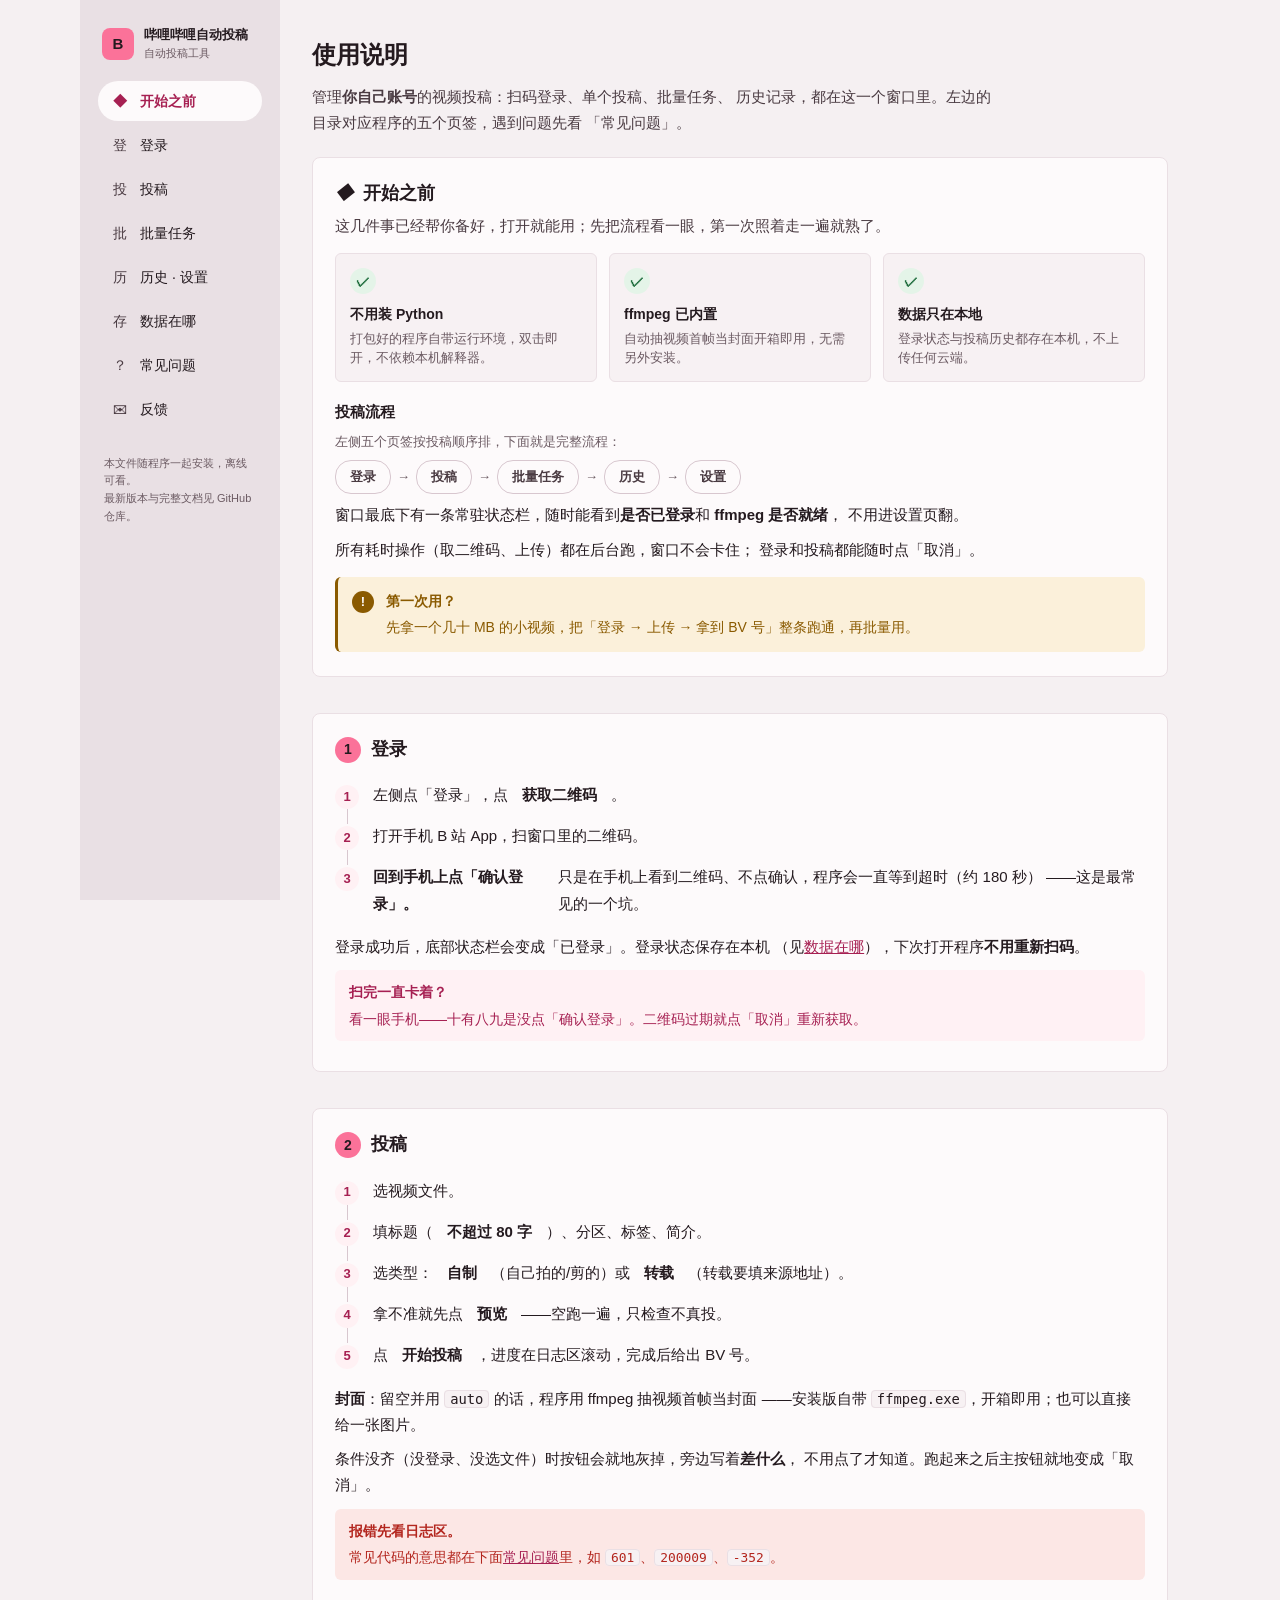
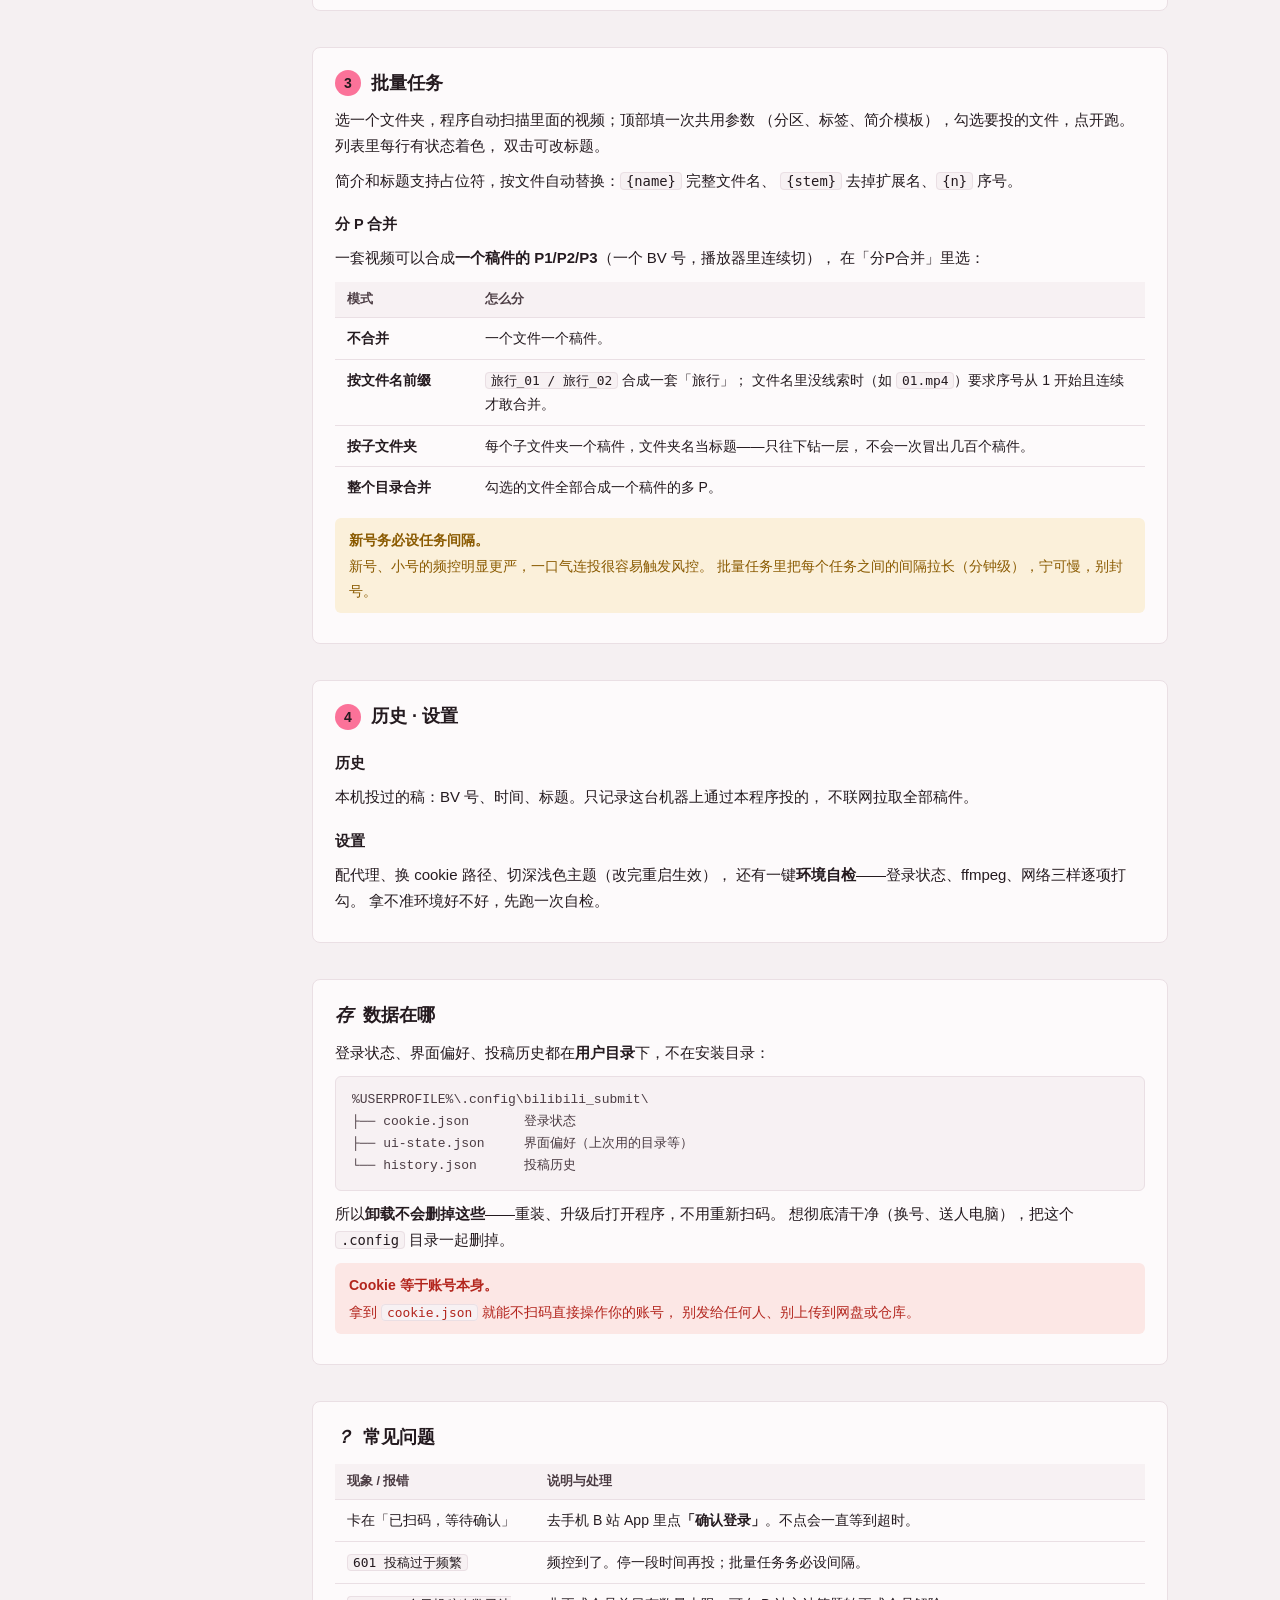
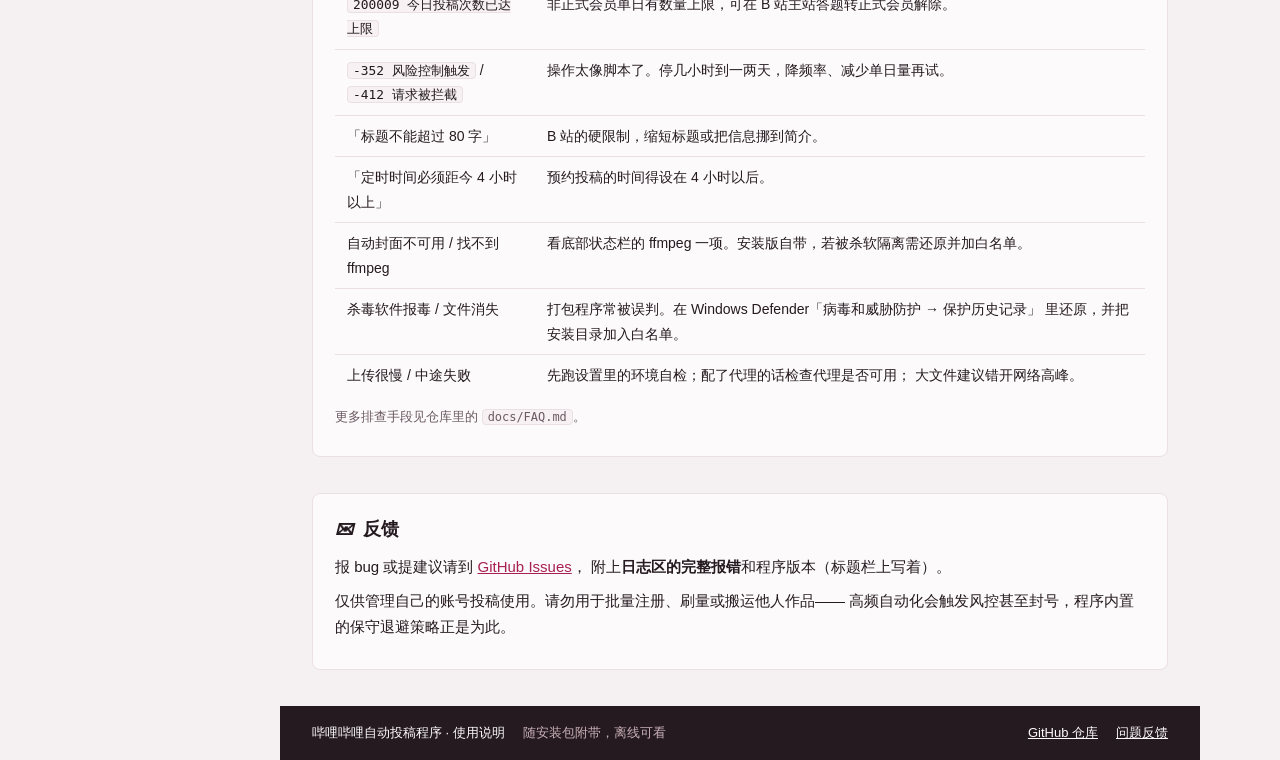
<file: docs/user-guide.html>
<!DOCTYPE html>
<html lang="zh-CN">
<head>
<meta charset="utf-8">
<meta name="viewport" content="width=device-width, initial-scale=1">
<title>使用说明 · 哔哩哔哩自动投稿程序</title>
<style>
/* ============================================================
   配色与设计语言来自 bilibili_submit/ui/theme.py（Fluent 骨架 +
   B 站粉强调），两边刻意保持一致——这份页面是安装版自带的，
   打开它的人正看着那个程序。改了 GUI 主题记得同步这里。

   纪律同样沿用 theme.py 的三条：
   1. 中性色带粉相，不用纯灰；
   2. 强调色是稀缺资源——粉色只出现在主操作和当前项；
   3. 语义状态用「浅底 + 深字」，不用深底白字。
   ============================================================ */
:root{
  --shell:#F5F0F2;      /* 窗口底 */
  --paper:#FDFAFB;      /* 卡片 */
  --paper-alt:#F7F1F3;  /* 表头、代码底 */
  --line:#EADFE4;
  --line-strong:#D8C7CF;
  --ink:#241A1F;        /* 深梅墨，不用纯黑 */
  --ink-2:#4A3B42;
  --ink-3:#6B5A62;
  --pink:#FB7299;       /* B 站粉 */
  --pink-deep:#A62052;  /* 链接、选中文字用深梅，粉当背景看不清 */
  --pink-tint:#FFF1F4;
  --nav:#E9E0E4;        /* 侧栏底 */
  --nav-hover:#E4D8DD;
  --nav-active:#FDFAFB; /* 选中项反白，像一张被抽出的单据 */
  --ink-surface:#241A1F;/* 底部墨色条 */
  --ink-surface-fg:#FDFAFB;
  --ink-surface-muted:#C9AFB7;
  --ok:#1B6B3A;  --ok-bg:#E4F4E8;
  --warn:#8A5A00; --warn-bg:#FBF0DA;
  --err:#B3261E; --err-bg:#FCE7E5;
  --radius-card:8px;
  --radius-ctl:6px;
}
*{box-sizing:border-box}
html{scroll-behavior:smooth;scroll-padding-top:24px}
body{
  margin:0;background:var(--shell);color:var(--ink);
  font:15px/1.75 "Segoe UI","PingFang SC","Noto Sans CJK SC","Microsoft YaHei",sans-serif;
}
code,tt,.mono{
  font-family:"Cascadia Mono",Consolas,"DejaVu Sans Mono",monospace;
  font-size:.92em;background:var(--paper-alt);
  border:1px solid var(--line);border-radius:4px;padding:0 5px;
}
pre code{display:block;padding:10px 14px;overflow-x:auto;line-height:1.6}

/* ---------- 布局：复刻 GUI 的 NavigationView ---------- */
.wrap{display:flex;max-width:1120px;margin:0 auto;min-height:100vh;align-items:stretch}
.nav{
  width:200px;flex:0 0 200px;background:var(--nav);
  padding:20px 12px;position:sticky;top:0;height:100vh;overflow-y:auto;
}
.brand{display:flex;align-items:center;gap:10px;padding:6px 10px 18px}
.brand .logo{
  width:32px;height:32px;border-radius:8px;background:var(--pink);
  color:var(--ink);font-weight:700;display:flex;align-items:center;justify-content:center;
  font-size:15px;
}
.brand b{font-size:13px;line-height:1.35;display:block}
.brand small{color:var(--ink-3);font-size:11px;display:block}
.nav a{
  display:flex;align-items:center;gap:10px;height:40px;margin:0 6px 4px;
  padding:0 12px;border-radius:20px;
  color:var(--ink);text-decoration:none;font-size:14px;position:relative;
}
.nav a .ico{width:20px;text-align:center;color:var(--ink-2);font-style:normal}
.nav a:hover{background:var(--nav-hover)}
.nav a.on{background:var(--nav-active);color:var(--pink-deep);font-weight:600}
.nav a.on .ico{color:var(--pink-deep)}
/* 选中指示：Material 的整行药丸（与程序内的导航高亮一致，不是竖条） */
.nav .foot{margin-top:16px;padding:10px 12px;font-size:11px;color:var(--ink-3);line-height:1.6}

main{flex:1;min-width:0;padding:28px 32px 0}
section{margin-bottom:36px;scroll-margin-top:16px}
.card{
  background:var(--paper);border:1px solid var(--line);
  border-radius:var(--radius-card);padding:20px 22px;margin-bottom:14px;
}
h1{font-size:24px;margin:6px 0 8px}
h2{font-size:18px;margin:0 0 4px;display:flex;align-items:center;gap:10px}
h2 .step{
  flex:0 0 auto;width:26px;height:26px;border-radius:50%;background:var(--pink);
  color:var(--ink);font-size:14px;font-weight:700;
  display:inline-flex;align-items:center;justify-content:center;
}
h3{font-size:14.5px;margin:18px 0 8px;color:var(--ink)}
p{margin:8px 0}
.lead{color:var(--ink-2);margin:0 0 20px;max-width:46em}
.muted{color:var(--ink-3);font-size:13px}
a{color:var(--pink-deep)}
b,strong{font-weight:600}

/* 语义状态条：浅底 + 深字，双通道（文字说得明白，颜色只是强调） */
.note{border-radius:var(--radius-ctl);padding:10px 14px;margin:10px 0;font-size:14px}
.note b{display:block;margin-bottom:2px}
.note.warn{background:var(--warn-bg);color:var(--warn)}
.note.err{background:var(--err-bg);color:var(--err)}
.note.busy{background:var(--pink-tint);color:var(--pink-deep)}
.note.ok{background:var(--ok-bg);color:var(--ok)}

/* 步骤列表 */
ol.steps{list-style:none;margin:10px 0;padding:0}
ol.steps li{display:flex;gap:14px;padding:7px 0;position:relative}
ol.steps li::before{
  content:attr(data-n);flex:0 0 24px;height:24px;border-radius:50%;
  background:var(--pink-tint);color:var(--pink-deep);font-weight:700;font-size:13px;
  display:flex;align-items:center;justify-content:center;margin-top:3px;
}
ol.steps li:not(:last-child)::after{
  content:"";position:absolute;left:12px;top:34px;bottom:-8px;width:1px;background:var(--line-strong);
}

/* 表格：表头复刻 Treeview.Heading（paper-alt 底 + 弱化字） */
table{border-collapse:collapse;width:100%;margin:10px 0;font-size:14px}
th{background:var(--paper-alt);color:var(--ink-2);font-weight:600;text-align:left;
   padding:7px 12px;font-size:12.5px}
td{padding:8px 12px;border-top:1px solid var(--line);vertical-align:top}
tr:first-child td{border-top:none}

/* 开始之前：要点卡（无需准备的三件事） */
.feature-grid{display:grid;grid-template-columns:repeat(3,1fr);gap:12px;margin:14px 0 6px}
.feature{
  background:var(--paper-alt);border:1px solid var(--line);
  border-radius:var(--radius-ctl);padding:14px 14px 12px;
}
.feature-ico{
  width:26px;height:26px;border-radius:50%;
  background:var(--ok-bg);color:var(--ok);font-weight:700;font-size:14px;
  display:flex;align-items:center;justify-content:center;margin-bottom:8px;
}
.feature-t{font-weight:600;color:var(--ink);font-size:14px;margin-bottom:3px}
.feature-d{font-size:12.5px;color:var(--ink-3);line-height:1.55}

/* 开始之前：投稿流程条（把「登录 → 投稿 → …」可视化） */
.flow{display:flex;align-items:center;gap:6px;flex-wrap:wrap;margin:6px 0 4px}
.flow-step{
  background:var(--paper);border:1px solid var(--line-strong);
  border-radius:16px;padding:5px 14px;font-size:13px;color:var(--ink-2);font-weight:600;
}
.flow-arrow{color:var(--ink-3);font-size:13px}

/* 醒目提示：左侧色条 + 图标，仍是浅底深字（warn 语义） */
.callout{
  display:flex;gap:12px;align-items:flex-start;
  background:var(--warn-bg);color:var(--warn);
  border-left:3px solid var(--warn);
  border-radius:var(--radius-ctl);padding:12px 14px;margin:14px 0 4px;font-size:14px;
}
.callout-ico{
  flex:0 0 22px;width:22px;height:22px;border-radius:50%;
  background:var(--warn);color:var(--ink-surface-fg);
  font-weight:700;font-size:13px;
  display:flex;align-items:center;justify-content:center;margin-top:2px;
}
.callout b{display:block;margin-bottom:2px}

/* 目录树 */
pre.tree{
  background:var(--paper-alt);border:1px solid var(--line);
  border-radius:var(--radius-ctl);padding:12px 16px;margin:10px 0;
  font:13px/1.7 "Cascadia Mono",Consolas,monospace;color:var(--ink-2);overflow-x:auto;
}

/* 底部墨色条：复刻 GUI 的状态栏（INK_SURFACE + 反白字） */
.inkbar{
  background:var(--ink-surface);color:var(--ink-surface-fg);
  margin:24px -32px 0;padding:16px 32px;font-size:13px;
  display:flex;gap:18px;flex-wrap:wrap;align-items:center;
}
.inkbar a{color:var(--ink-surface-fg)}
.inkbar .dim{color:var(--ink-surface-muted)}

/* 窄屏：侧栏折到顶部横排 */
@media (max-width:860px){
  .wrap{flex-direction:column}
  .nav{position:static;width:auto;height:auto;flex:none;padding:12px}
  .nav a{display:inline-flex;margin:0 4px 4px 0}
  .nav .foot{display:none}
  main{padding:20px 18px 0}
  .inkbar{margin:24px -18px 0;padding:14px 18px}
  .feature-grid{grid-template-columns:1fr}
}
@media print{
  .nav,.inkbar{display:none}
  body{background:#fff}
  .card{border:none;padding:0}
}
</style>
</head>
<body>
<div class="wrap">

  <!-- 侧栏：五个页签与程序一一对应，加三段通用说明 -->
  <aside class="nav">
    <div class="brand">
      <div class="logo">B</div>
      <div><b>哔哩哔哩自动投稿</b><small>自动投稿工具</small></div>
    </div>
    <a href="#start" class="on"><i class="ico">◆</i>开始之前</a>
    <a href="#login"><i class="ico">登</i>登录</a>
    <a href="#upload"><i class="ico">投</i>投稿</a>
    <a href="#tasks"><i class="ico">批</i>批量任务</a>
    <a href="#history"><i class="ico">历</i>历史 · 设置</a>
    <a href="#data"><i class="ico">存</i>数据在哪</a>
    <a href="#faq"><i class="ico">？</i>常见问题</a>
    <a href="#feedback"><i class="ico">✉</i>反馈</a>
    <div class="foot">
      本文件随程序一起安装，离线可看。<br>
      最新版本与完整文档见 GitHub 仓库。
    </div>
  </aside>

  <main>
    <h1>使用说明</h1>
    <p class="lead">管理<b>你自己账号</b>的视频投稿：扫码登录、单个投稿、批量任务、
    历史记录，都在这一个窗口里。左边的目录对应程序的五个页签，遇到问题先看
    「常见问题」。</p>

    <!-- ============ 开始之前 ============ -->
    <section id="start">
      <div class="card">
        <h2><i class="ico">◆</i>开始之前</h2>
        <p class="lead" style="margin-bottom:6px">这几件事已经帮你备好，打开就能用；先把流程看一眼，第一次照着走一遍就熟了。</p>

        <div class="feature-grid">
          <div class="feature">
            <div class="feature-ico">✓</div>
            <div class="feature-t">不用装 Python</div>
            <div class="feature-d">打包好的程序自带运行环境，双击即开，不依赖本机解释器。</div>
          </div>
          <div class="feature">
            <div class="feature-ico">✓</div>
            <div class="feature-t">ffmpeg 已内置</div>
            <div class="feature-d">自动抽视频首帧当封面开箱即用，无需另外安装。</div>
          </div>
          <div class="feature">
            <div class="feature-ico">✓</div>
            <div class="feature-t">数据只在本地</div>
            <div class="feature-d">登录状态与投稿历史都存在本机，不上传任何云端。</div>
          </div>
        </div>

        <h3>投稿流程</h3>
        <p class="muted" style="margin:-2px 0 2px">左侧五个页签按投稿顺序排，下面就是完整流程：</p>
        <div class="flow">
          <span class="flow-step">登录</span>
          <span class="flow-arrow">→</span>
          <span class="flow-step">投稿</span>
          <span class="flow-arrow">→</span>
          <span class="flow-step">批量任务</span>
          <span class="flow-arrow">→</span>
          <span class="flow-step">历史</span>
          <span class="flow-arrow">→</span>
          <span class="flow-step">设置</span>
        </div>
        <p>窗口最底下有一条常驻状态栏，随时能看到<b>是否已登录</b>和 <b>ffmpeg 是否就绪</b>，
        不用进设置页翻。</p>
        <p>所有耗时操作（取二维码、上传）都在后台跑，窗口不会卡住；
        登录和投稿都能随时点「取消」。</p>

        <div class="callout">
          <div class="callout-ico">!</div>
          <div><b>第一次用？</b>
          先拿一个几十 MB 的小视频，把「登录 → 上传 → 拿到 BV 号」整条跑通，再批量用。</div>
        </div>
      </div>
    </section>

    <!-- ============ 登录 ============ -->
    <section id="login">
      <div class="card">
        <h2><span class="step">1</span>登录</h2>
        <ol class="steps">
          <li data-n="1">左侧点「登录」，点 <b>获取二维码</b>。</li>
          <li data-n="2">打开手机 B 站 App，扫窗口里的二维码。</li>
          <li data-n="3"><b>回到手机上点「确认登录」。</b>
            只是在手机上看到二维码、不点确认，程序会一直等到超时（约 180 秒）
            ——这是最常见的一个坑。</li>
        </ol>
        <p>登录成功后，底部状态栏会变成「已登录」。登录状态保存在本机
        （见<a href="#data">数据在哪</a>），下次打开程序<b>不用重新扫码</b>。</p>
        <div class="note busy"><b>扫完一直卡着？</b>
        看一眼手机——十有八九是没点「确认登录」。二维码过期就点「取消」重新获取。</div>
      </div>
    </section>

    <!-- ============ 投稿 ============ -->
    <section id="upload">
      <div class="card">
        <h2><span class="step">2</span>投稿</h2>
        <ol class="steps">
          <li data-n="1">选视频文件。</li>
          <li data-n="2">填标题（<b>不超过 80 字</b>）、分区、标签、简介。</li>
          <li data-n="3">选类型：<b>自制</b>（自己拍的/剪的）或 <b>转载</b>
            （转载要填来源地址）。</li>
          <li data-n="4">拿不准就先点 <b>预览</b>——空跑一遍，只检查不真投。</li>
          <li data-n="5">点 <b>开始投稿</b>，进度在日志区滚动，完成后给出 BV 号。</li>
        </ol>
        <p><b>封面</b>：留空并用 <code>auto</code> 的话，程序用 ffmpeg 抽视频首帧当封面
        ——安装版自带 <code>ffmpeg.exe</code>，开箱即用；也可以直接给一张图片。</p>
        <p>条件没齐（没登录、没选文件）时按钮会就地灰掉，旁边写着<b>差什么</b>，
        不用点了才知道。跑起来之后主按钮就地变成「取消」。</p>
        <div class="note err"><b>报错先看日志区。</b>
        常见代码的意思都在下面<a href="#faq">常见问题</a>里，如
        <code>601</code>、<code>200009</code>、<code>-352</code>。</div>
      </div>
    </section>

    <!-- ============ 批量任务 ============ -->
    <section id="tasks">
      <div class="card">
        <h2><span class="step">3</span>批量任务</h2>
        <p>选一个文件夹，程序自动扫描里面的视频；顶部填一次共用参数
        （分区、标签、简介模板），勾选要投的文件，点开跑。列表里每行有状态着色，
        双击可改标题。</p>
        <p>简介和标题支持占位符，按文件自动替换：<code>{name}</code> 完整文件名、
        <code>{stem}</code> 去掉扩展名、<code>{n}</code> 序号。</p>
        <h3>分 P 合并</h3>
        <p>一套视频可以合成<b>一个稿件的 P1/P2/P3</b>（一个 BV 号，播放器里连续切），
        在「分P合并」里选：</p>
        <table>
          <tr><th style="width:11em">模式</th><th>怎么分</th></tr>
          <tr><td><b>不合并</b></td><td>一个文件一个稿件。</td></tr>
          <tr><td><b>按文件名前缀</b></td><td><code>旅行_01 / 旅行_02</code> 合成一套「旅行」；
              文件名里没线索时（如 <code>01.mp4</code>）要求序号从 1 开始且连续才敢合并。</td></tr>
          <tr><td><b>按子文件夹</b></td><td>每个子文件夹一个稿件，文件夹名当标题——只往下钻一层，
              不会一次冒出几百个稿件。</td></tr>
          <tr><td><b>整个目录合并</b></td><td>勾选的文件全部合成一个稿件的多 P。</td></tr>
        </table>
        <div class="note warn"><b>新号务必设任务间隔。</b>
        新号、小号的频控明显更严，一口气连投很容易触发风控。
        批量任务里把每个任务之间的间隔拉长（分钟级），宁可慢，别封号。</div>
      </div>
    </section>

    <!-- ============ 历史 · 设置 ============ -->
    <section id="history">
      <div class="card">
        <h2><span class="step">4</span>历史 · 设置</h2>
        <h3>历史</h3>
        <p>本机投过的稿：BV 号、时间、标题。只记录这台机器上通过本程序投的，
        不联网拉取全部稿件。</p>
        <h3>设置</h3>
        <p>配代理、换 cookie 路径、切深浅色主题（改完重启生效），
        还有一键<b>环境自检</b>——登录状态、ffmpeg、网络三样逐项打勾。
        拿不准环境好不好，先跑一次自检。</p>
      </div>
    </section>

    <!-- ============ 数据在哪 ============ -->
    <section id="data">
      <div class="card">
        <h2><i class="ico">存</i>数据在哪</h2>
        <p>登录状态、界面偏好、投稿历史都在<b>用户目录</b>下，不在安装目录：</p>
<pre class="tree">%USERPROFILE%\.config\bilibili_submit\
├── cookie.json       登录状态
├── ui-state.json     界面偏好（上次用的目录等）
└── history.json      投稿历史</pre>
        <p>所以<b>卸载不会删掉这些</b>——重装、升级后打开程序，不用重新扫码。
        想彻底清干净（换号、送人电脑），把这个 <code>.config</code> 目录一起删掉。</p>
        <div class="note err"><b>Cookie 等于账号本身。</b>
        拿到 <code>cookie.json</code> 就能不扫码直接操作你的账号，
        别发给任何人、别上传到网盘或仓库。</div>
      </div>
    </section>

    <!-- ============ 常见问题 ============ -->
    <section id="faq">
      <div class="card">
        <h2><i class="ico">？</i>常见问题</h2>
        <table>
          <tr><th style="width:16em">现象 / 报错</th><th>说明与处理</th></tr>
          <tr><td>卡在「已扫码，等待确认」</td>
              <td>去手机 B 站 App 里点<b>「确认登录」</b>。不点会一直等到超时。</td></tr>
          <tr><td><code>601 投稿过于频繁</code></td>
              <td>频控到了。停一段时间再投；批量任务务必设间隔。</td></tr>
          <tr><td><code>200009 今日投稿次数已达上限</code></td>
              <td>非正式会员单日有数量上限，可在 B 站主站答题转正式会员解除。</td></tr>
          <tr><td><code>-352 风险控制触发</code> / <code>-412 请求被拦截</code></td>
              <td>操作太像脚本了。停几小时到一两天，降频率、减少单日量再试。</td></tr>
          <tr><td>「标题不能超过 80 字」</td>
              <td>B 站的硬限制，缩短标题或把信息挪到简介。</td></tr>
          <tr><td>「定时时间必须距今 4 小时以上」</td>
              <td>预约投稿的时间得设在 4 小时以后。</td></tr>
          <tr><td>自动封面不可用 / 找不到 ffmpeg</td>
              <td>看底部状态栏的 ffmpeg 一项。安装版自带，若被杀软隔离需还原并加白名单。</td></tr>
          <tr><td>杀毒软件报毒 / 文件消失</td>
              <td>打包程序常被误判。在 Windows Defender「病毒和威胁防护 → 保护历史记录」
                  里还原，并把安装目录加入白名单。</td></tr>
          <tr><td>上传很慢 / 中途失败</td>
              <td>先跑设置里的环境自检；配了代理的话检查代理是否可用；
              大文件建议错开网络高峰。</td></tr>
        </table>
        <p class="muted">更多排查手段见仓库里的 <code>docs/FAQ.md</code>。</p>
      </div>
    </section>

    <!-- ============ 反馈 ============ -->
    <section id="feedback">
      <div class="card">
        <h2><i class="ico">✉</i>反馈</h2>
        <p>报 bug 或提建议请到 <a href="https://github.com/llovepeaches/bilibili-submit/issues">GitHub Issues</a>，
        附上<b>日志区的完整报错</b>和程序版本（标题栏上写着）。</p>
        <p>仅供管理自己的账号投稿使用。请勿用于批量注册、刷量或搬运他人作品——
        高频自动化会触发风控甚至封号，程序内置的保守退避策略正是为此。</p>
      </div>
    </section>

    <div class="inkbar">
      <span>哔哩哔哩自动投稿程序 · 使用说明</span>
      <span class="dim">随安装包附带，离线可看</span>
      <span style="flex:1"></span>
      <a href="https://github.com/llovepeaches/bilibili-submit">GitHub 仓库</a>
      <a href="https://github.com/llovepeaches/bilibili-submit/issues">问题反馈</a>
    </div>
  </main>
</div>

<script>
// 侧栏当前项高亮。没有这段页面也完全可用——这只是把 GUI 里
// 「当前页签左侧的粉色竖条」搬到了网页上。
(function(){
  var links=[].slice.call(document.querySelectorAll('.nav a[href^="#"]'));
  var map={};
  links.forEach(function(a){map[a.getAttribute('href').slice(1)]=a});
  var current=links[0];
  function paint(){
    links.forEach(function(a){a.classList.remove('on')});
    if(current)current.classList.add('on');
  }
  if('IntersectionObserver' in window){
    var io=new IntersectionObserver(function(es){
      es.forEach(function(e){
        if(e.isIntersecting && map[e.target.id]){current=map[e.target.id];paint();}
      });
    },{rootMargin:'-20% 0px -70% 0px'});
    Object.keys(map).forEach(function(id){
      var el=document.getElementById(id);if(el)io.observe(el);
    });
  }
})();
</script>
</body>
</html>
</file>
